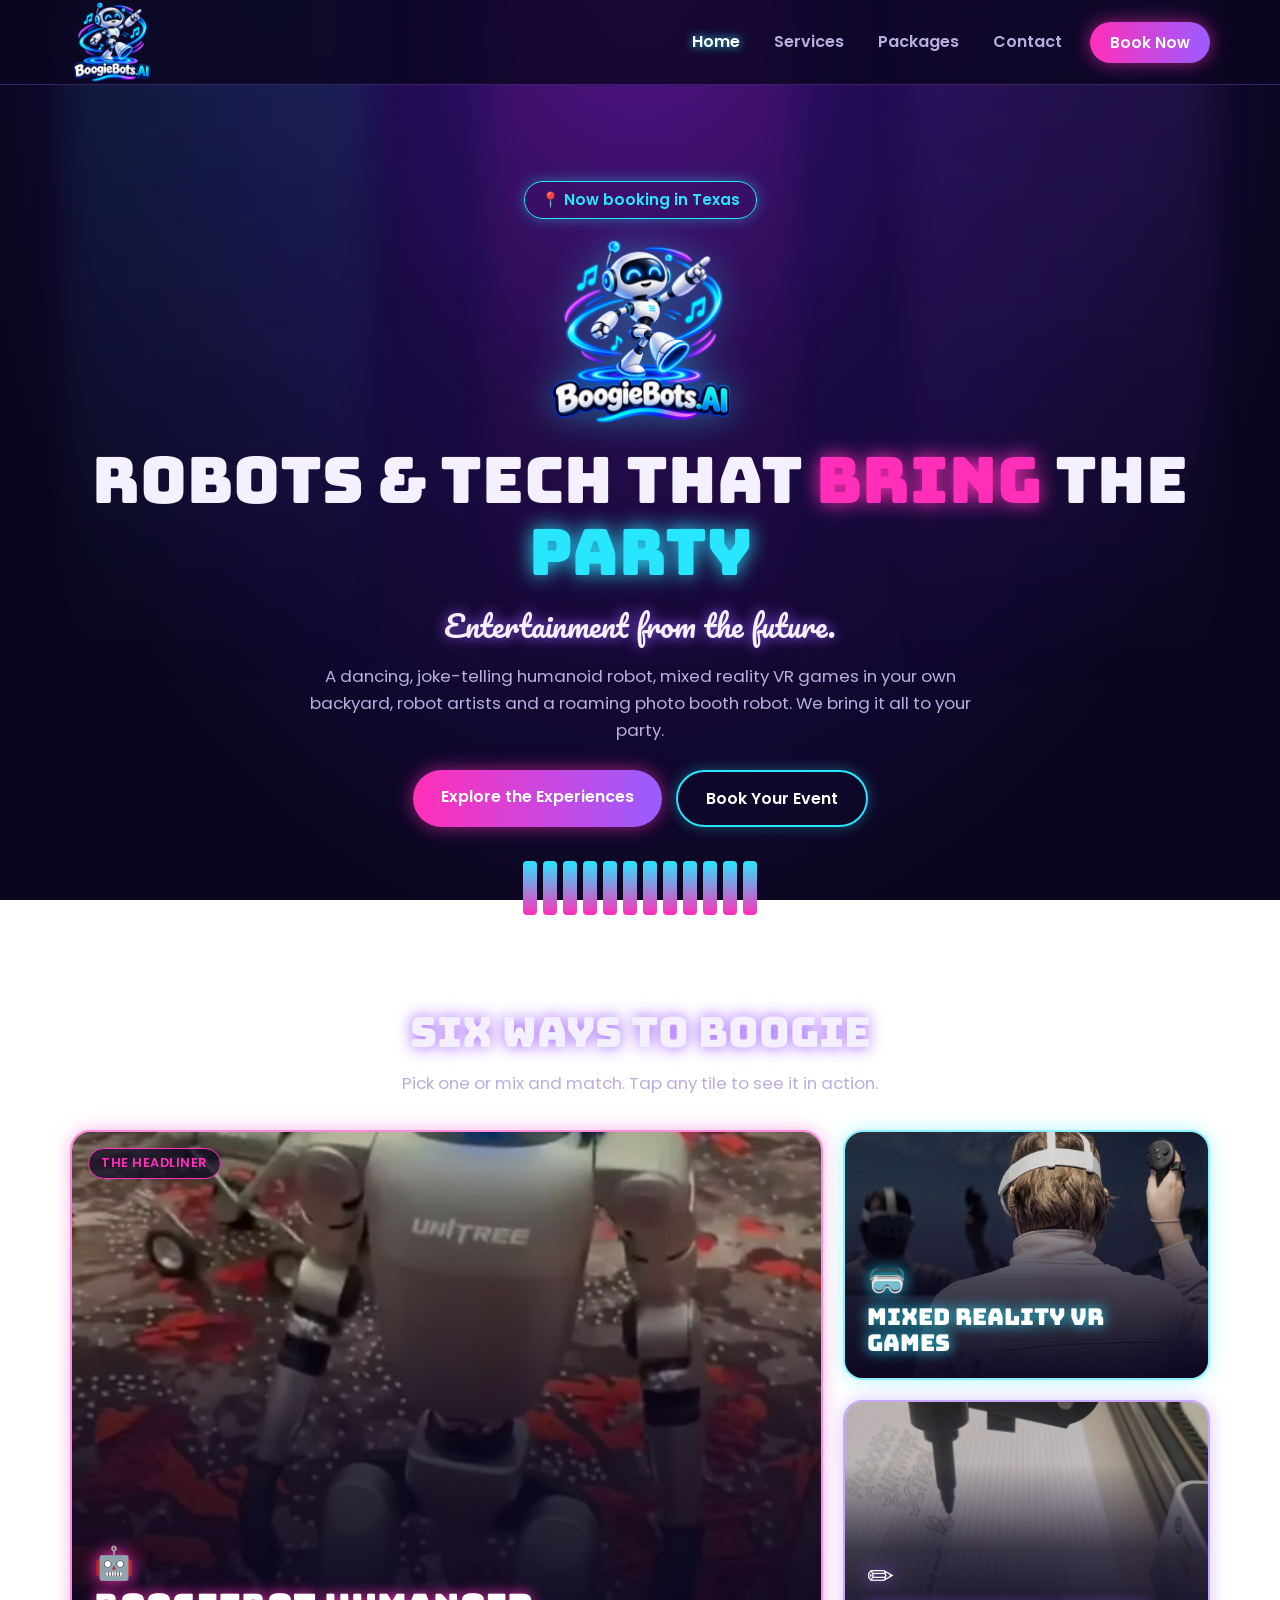
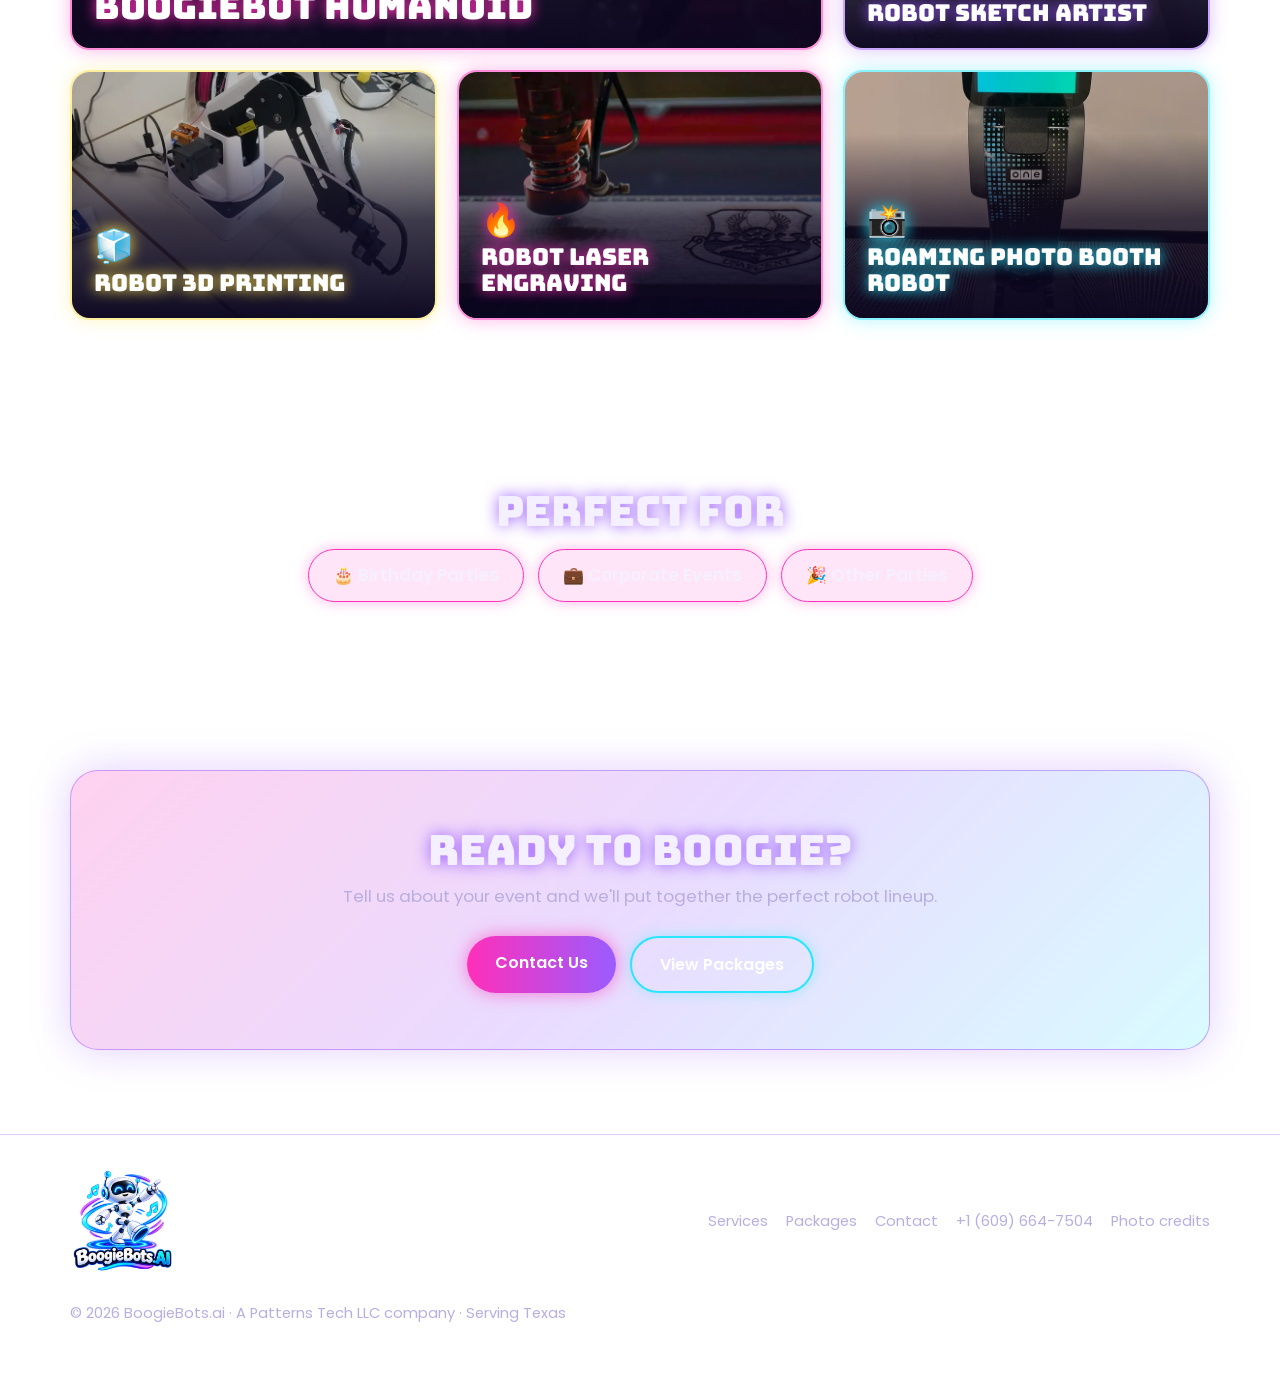
<file: index.html>
<!DOCTYPE html>
<html lang="en">
<head>
  <meta charset="utf-8">
  <meta name="viewport" content="width=device-width, initial-scale=1">
  <title>BoogieBots.ai | Robot &amp; Tech Entertainment for Parties in Texas</title>
  <meta name="description" content="BoogieBots brings robots and tech to your party: a dancing, comedy humanoid robot, mixed reality VR games, robot sketch artist, 3D printing, laser engraving and a roaming photo booth robot. Serving Texas.">
  <meta name="theme-color" content="#0b0620">
  <meta property="og:title" content="BoogieBots.ai | Robot &amp; Tech Party Entertainment">
  <meta property="og:description" content="Dancing humanoid robot, mixed reality VR, robot art and a roaming photo booth robot for parties and events in Texas.">
  <meta property="og:image" content="/assets/images/humanoid-2.webp">
  <link rel="preconnect" href="https://fonts.googleapis.com">
  <link rel="preconnect" href="https://fonts.gstatic.com" crossorigin>
  <link href="https://fonts.googleapis.com/css2?family=Bungee&family=Pacifico&family=Poppins:wght@400;600&display=swap" rel="stylesheet">
  <link rel="stylesheet" href="/css/styles.css">
  <link rel="icon" type="image/png" href="/assets/images/boogiebots-logo.png">
  <link rel="apple-touch-icon" href="/assets/images/boogiebots-logo.png">
</head>
<body>
  <div class="beams" aria-hidden="true"><span></span><span></span><span></span></div>

  <header class="topbar">
    <div class="wrap">
      <a class="logo" href="/" aria-label="BoogieBots.ai home"><img src="/assets/images/boogiebots-logo.png" alt="BoogieBots.ai"></a>
      <button class="menu-toggle" aria-label="Menu" aria-expanded="false" aria-controls="site-nav"><span></span></button>
      <nav class="nav" id="site-nav" aria-label="Main">
        <a href="/" aria-current="page">Home</a>
        <a href="/services.html">Services</a>
        <a href="/packages.html">Packages</a>
        <a href="/contact.html">Contact</a>
        <a class="btn btn-small" href="/contact.html">Book Now</a>
      </nav>
    </div>
  </header>

  <main>
    <section class="hero">
      <p class="badge">&#128205; Now booking in Texas</p>
      <img class="hero-logo" src="/assets/images/boogiebots-logo.png" alt="BoogieBots.ai dancing robot mascot" width="768" height="768">
      <h1>Robots &amp; Tech That <span class="glow-pink">Bring</span> the <span class="glow-cyan">Party</span></h1>
      <p class="script">Entertainment from the future.</p>
      <p class="sub">A dancing, joke-telling humanoid robot, mixed reality VR games in your own backyard, robot artists and a roaming photo booth robot. We bring it all to your party.</p>
      <div class="btn-row">
        <a class="btn" href="#experiences">Explore the Experiences</a>
        <a class="btn btn-ghost" href="/contact.html">Book Your Event</a>
      </div>
      <div class="eq" aria-hidden="true"><i></i><i></i><i></i><i></i><i></i><i></i><i></i><i></i><i></i><i></i><i></i><i></i></div>
    </section>

    <section class="section" id="experiences">
      <div class="wrap">
        <div class="section-head">
          <h2>Six Ways to Boogie</h2>
          <p class="sub">Pick one or mix and match. Tap any tile to see it in action.</p>
        </div>

        <div class="tiles">
          <a class="tile feature pink" href="/services.html#humanoid">
            <img src="/assets/images/humanoid-1.webp" alt="Unitree G1 humanoid robot at an event" loading="eager">
            <span class="tag">THE HEADLINER</span>
            <div class="icon" aria-hidden="true">&#129302;</div>
            <h3>BoogieBot Humanoid</h3>
            <div class="reveal"><div>
              <p>Our Unitree G1 humanoid robot dances, performs stand-up comedy and chats with your guests about whatever they love.</p>
              <span class="more">See details &rarr;</span>
            </div></div>
          </a>

          <a class="tile cyan" href="/services.html#vr">
            <img src="/assets/images/vr-1.webp" alt="Person playing a VR game with a headset and controller" loading="lazy">
            <div class="icon" aria-hidden="true">&#129405;</div>
            <h3>Mixed Reality VR Games</h3>
            <div class="reveal"><div>
              <p>We map your home or backyard so guests play mixed reality games right where the party is.</p>
              <span class="more">See details &rarr;</span>
            </div></div>
          </a>

          <a class="tile purple" href="/services.html#sketch">
            <img src="/assets/images/sketch-1.webp" alt="Robotic arm drawing with a pen" loading="lazy">
            <div class="icon" aria-hidden="true">&#9999;&#65039;</div>
            <h3>Robot Sketch Artist</h3>
            <div class="reveal"><div>
              <p>A robotic arm draws sketches live, giving guests a keepsake to take home.</p>
              <span class="more">See details &rarr;</span>
            </div></div>
          </a>

          <a class="tile yellow" href="/services.html#print">
            <img src="/assets/images/print-1.webp" alt="Robotic arm fitted with a 3D printing head" loading="lazy">
            <div class="icon" aria-hidden="true">&#129482;</div>
            <h3>Robot 3D Printing</h3>
            <div class="reveal"><div>
              <p>Watch a robot arm 3D-print fun party souvenirs layer by layer.</p>
              <span class="more">See details &rarr;</span>
            </div></div>
          </a>

          <a class="tile pink" href="/services.html#laser">
            <img src="/assets/images/laser-1.webp" alt="Laser engraving a design into wood" loading="lazy">
            <div class="icon" aria-hidden="true">&#128293;</div>
            <h3>Robot Laser Engraving</h3>
            <div class="reveal"><div>
              <p>Personalized names, dates and designs laser-engraved into party favors on the spot.</p>
              <span class="more">See details &rarr;</span>
            </div></div>
          </a>

          <a class="tile cyan" href="/services.html#photobooth">
            <img src="/assets/images/booth-1.webp" alt="Service robot with a touch screen" loading="lazy">
            <div class="icon" aria-hidden="true">&#128248;</div>
            <h3>Roaming Photo Booth Robot</h3>
            <div class="reveal"><div>
              <p>A friendly robot roams the party snapping photos of your guests.</p>
              <span class="more">See details &rarr;</span>
            </div></div>
          </a>
        </div>
      </div>
    </section>

    <section class="section" id="events">
      <div class="wrap" style="text-align:center">
        <h2>Perfect For</h2>
        <ul class="pills">
          <li>&#127874; Birthday Parties</li>
          <li>&#128188; Corporate Events</li>
          <li>&#127881; Other Parties</li>
        </ul>
      </div>
    </section>

    <section class="section">
      <div class="wrap">
        <div class="cta">
          <h2>Ready to Boogie?</h2>
          <p class="sub">Tell us about your event and we'll put together the perfect robot lineup.</p>
          <div class="btn-row">
            <a class="btn" href="/contact.html">Contact Us</a>
            <a class="btn btn-ghost" href="/packages.html">View Packages</a>
          </div>
        </div>
      </div>
    </section>
  </main>

  <footer>
    <div class="wrap">
      <a class="logo" href="/" aria-label="BoogieBots.ai home"><img src="/assets/images/boogiebots-logo.png" alt="BoogieBots.ai"></a>
      <nav aria-label="Footer">
        <a href="/services.html">Services</a>
        <a href="/packages.html">Packages</a>
        <a href="/contact.html">Contact</a>
        <a href="tel:+16096647504">+1 (609) 664-7504</a>
        <a href="/services.html#credits">Photo credits</a>
      </nav>
      <p>&copy; <span data-year>2026</span> BoogieBots.ai &middot; A Patterns Tech LLC company &middot; Serving Texas</p>
    </div>
  </footer>
  <script src="/js/main.js"></script>
</body>
</html>
</file>
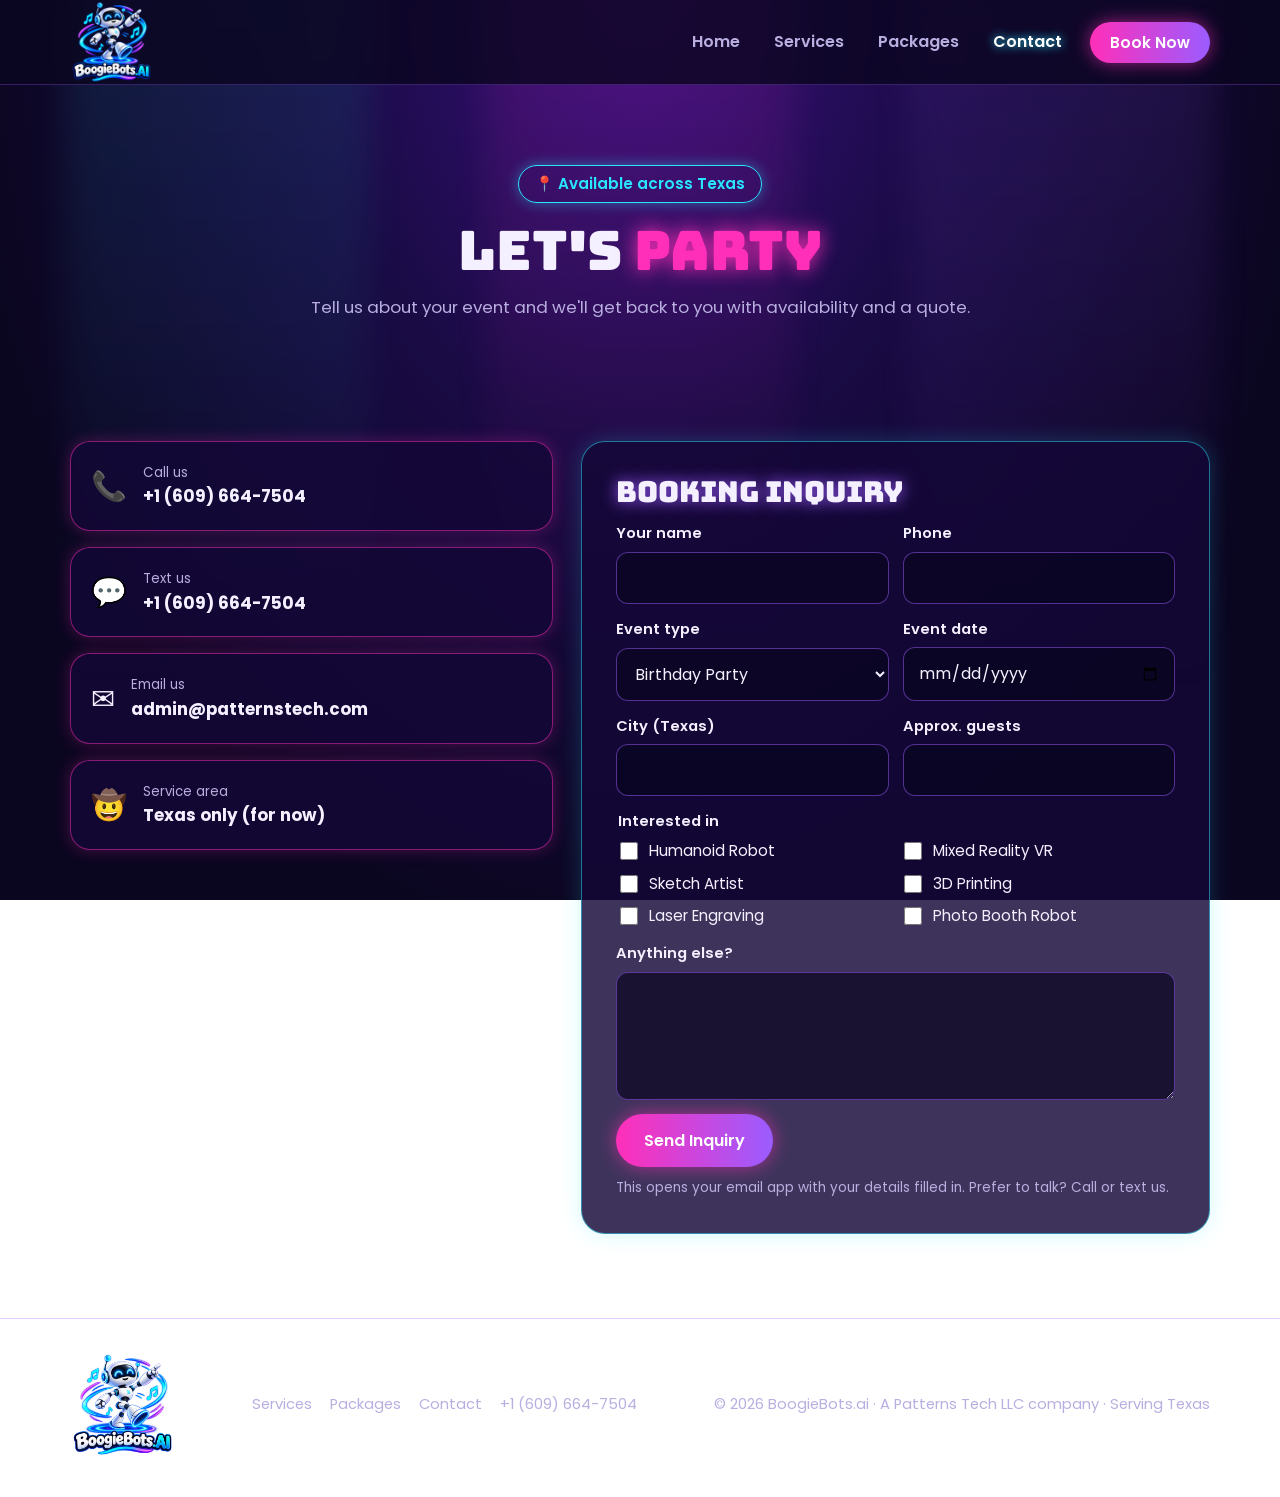
<file: contact.html>
<!DOCTYPE html>
<html lang="en">
<head>
  <meta charset="utf-8">
  <meta name="viewport" content="width=device-width, initial-scale=1">
  <title>Contact &amp; Booking | BoogieBots.ai</title>
  <meta name="description" content="Book BoogieBots robot and tech entertainment for birthday parties, corporate events and other parties in Texas. Call +1 (609) 664-7504 or email admin@patternstech.com.">
  <meta name="theme-color" content="#0b0620">
  <link rel="preconnect" href="https://fonts.googleapis.com">
  <link rel="preconnect" href="https://fonts.gstatic.com" crossorigin>
  <link href="https://fonts.googleapis.com/css2?family=Bungee&family=Pacifico&family=Poppins:wght@400;600&display=swap" rel="stylesheet">
  <link rel="stylesheet" href="/css/styles.css">
  <link rel="icon" type="image/png" href="/assets/images/boogiebots-logo.png">
  <link rel="apple-touch-icon" href="/assets/images/boogiebots-logo.png">
</head>
<body>
  <div class="beams" aria-hidden="true"><span></span><span></span><span></span></div>

  <header class="topbar">
    <div class="wrap">
      <a class="logo" href="/" aria-label="BoogieBots.ai home"><img src="/assets/images/boogiebots-logo.png" alt="BoogieBots.ai"></a>
      <button class="menu-toggle" aria-label="Menu" aria-expanded="false" aria-controls="site-nav"><span></span></button>
      <nav class="nav" id="site-nav" aria-label="Main">
        <a href="/">Home</a>
        <a href="/services.html">Services</a>
        <a href="/packages.html">Packages</a>
        <a href="/contact.html" aria-current="page">Contact</a>
        <a class="btn btn-small" href="/contact.html">Book Now</a>
      </nav>
    </div>
  </header>

  <main>
    <section class="page-hero">
      <p class="badge">&#128205; Available across Texas</p>
      <h1>Let's <span class="glow-pink">Party</span></h1>
      <p class="sub">Tell us about your event and we'll get back to you with availability and a quote.</p>
    </section>

    <section class="section">
      <div class="wrap contact-grid">
        <div class="contact-cards">
          <a class="contact-card" href="tel:+16096647504">
            <span class="icon" aria-hidden="true">&#128222;</span>
            <span><small>Call us</small><strong>+1 (609) 664-7504</strong></span>
          </a>
          <a class="contact-card" href="sms:+16096647504">
            <span class="icon" aria-hidden="true">&#128172;</span>
            <span><small>Text us</small><strong>+1 (609) 664-7504</strong></span>
          </a>
          <a class="contact-card" href="mailto:admin@patternstech.com?subject=BoogieBots%20Booking%20Inquiry">
            <span class="icon" aria-hidden="true">&#9993;&#65039;</span>
            <span><small>Email us</small><strong>admin@patternstech.com</strong></span>
          </a>
          <div class="contact-card">
            <span class="icon" aria-hidden="true">&#129312;</span>
            <span><small>Service area</small><strong>Texas only (for now)</strong></span>
          </div>
        </div>

        <form class="form" id="inquiry">
          <h2>Booking Inquiry</h2>
          <div class="form-row">
            <div class="field">
              <label for="f-name">Your name</label>
              <input id="f-name" name="name" type="text" autocomplete="name" required>
            </div>
            <div class="field">
              <label for="f-phone">Phone</label>
              <input id="f-phone" name="phone" type="tel" autocomplete="tel" required>
            </div>
          </div>
          <div class="form-row">
            <div class="field">
              <label for="f-type">Event type</label>
              <select id="f-type" name="eventType" required>
                <option>Birthday Party</option>
                <option>Corporate Event</option>
                <option>Other Party</option>
              </select>
            </div>
            <div class="field">
              <label for="f-date">Event date</label>
              <input id="f-date" name="date" type="date">
            </div>
          </div>
          <div class="form-row">
            <div class="field">
              <label for="f-city">City (Texas)</label>
              <input id="f-city" name="city" type="text" required>
            </div>
            <div class="field">
              <label for="f-guests">Approx. guests</label>
              <input id="f-guests" name="guests" type="number" min="1" inputmode="numeric">
            </div>
          </div>
          <fieldset class="field" style="border:0;padding:0;margin:0 0 14px">
            <legend>Interested in</legend>
            <div class="checks">
              <label><input type="checkbox" name="services" value="Humanoid Robot"> Humanoid Robot</label>
              <label><input type="checkbox" name="services" value="Mixed Reality VR"> Mixed Reality VR</label>
              <label><input type="checkbox" name="services" value="Robot Sketch Artist"> Sketch Artist</label>
              <label><input type="checkbox" name="services" value="Robot 3D Printing"> 3D Printing</label>
              <label><input type="checkbox" name="services" value="Robot Laser Engraving"> Laser Engraving</label>
              <label><input type="checkbox" name="services" value="Photo Booth Robot"> Photo Booth Robot</label>
            </div>
          </fieldset>
          <div class="field">
            <label for="f-msg">Anything else?</label>
            <textarea id="f-msg" name="message" rows="4"></textarea>
          </div>
          <button class="btn" type="submit">Send Inquiry</button>
          <p class="hint">This opens your email app with your details filled in. Prefer to talk? Call or text us.</p>
        </form>
      </div>
    </section>
  </main>

  <footer>
    <div class="wrap">
      <a class="logo" href="/" aria-label="BoogieBots.ai home"><img src="/assets/images/boogiebots-logo.png" alt="BoogieBots.ai"></a>
      <nav aria-label="Footer">
        <a href="/services.html">Services</a>
        <a href="/packages.html">Packages</a>
        <a href="/contact.html">Contact</a>
        <a href="tel:+16096647504">+1 (609) 664-7504</a>
      </nav>
      <p>&copy; <span data-year>2026</span> BoogieBots.ai &middot; A Patterns Tech LLC company &middot; Serving Texas</p>
    </div>
  </footer>
  <script src="/js/main.js"></script>
</body>
</html>
</file>
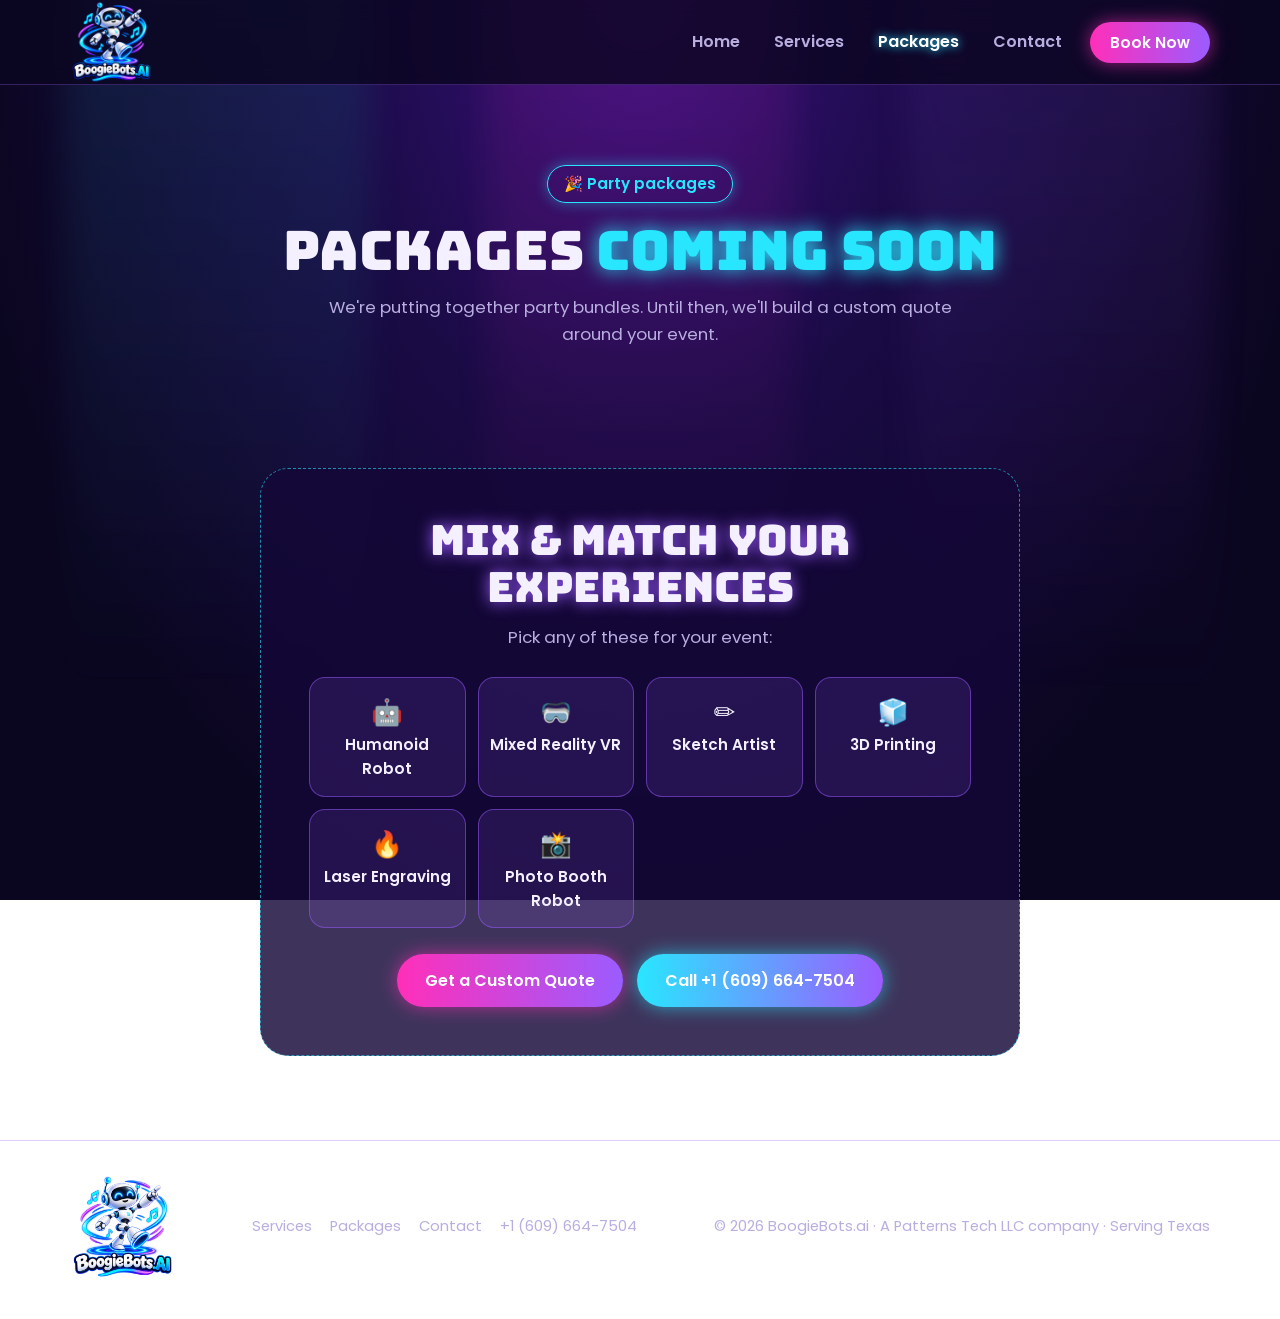
<file: packages.html>
<!DOCTYPE html>
<html lang="en">
<head>
  <meta charset="utf-8">
  <meta name="viewport" content="width=device-width, initial-scale=1">
  <title>Packages | BoogieBots.ai</title>
  <meta name="description" content="BoogieBots party and event packages are coming soon. Contact us for a custom quote anywhere in Texas.">
  <meta name="theme-color" content="#0b0620">
  <link rel="preconnect" href="https://fonts.googleapis.com">
  <link rel="preconnect" href="https://fonts.gstatic.com" crossorigin>
  <link href="https://fonts.googleapis.com/css2?family=Bungee&family=Pacifico&family=Poppins:wght@400;600&display=swap" rel="stylesheet">
  <link rel="stylesheet" href="/css/styles.css">
  <link rel="icon" type="image/png" href="/assets/images/boogiebots-logo.png">
  <link rel="apple-touch-icon" href="/assets/images/boogiebots-logo.png">
</head>
<body>
  <div class="beams" aria-hidden="true"><span></span><span></span><span></span></div>

  <header class="topbar">
    <div class="wrap">
      <a class="logo" href="/" aria-label="BoogieBots.ai home"><img src="/assets/images/boogiebots-logo.png" alt="BoogieBots.ai"></a>
      <button class="menu-toggle" aria-label="Menu" aria-expanded="false" aria-controls="site-nav"><span></span></button>
      <nav class="nav" id="site-nav" aria-label="Main">
        <a href="/">Home</a>
        <a href="/services.html">Services</a>
        <a href="/packages.html" aria-current="page">Packages</a>
        <a href="/contact.html">Contact</a>
        <a class="btn btn-small" href="/contact.html">Book Now</a>
      </nav>
    </div>
  </header>

  <main>
    <section class="page-hero">
      <p class="badge">&#127881; Party packages</p>
      <h1>Packages <span class="glow-cyan">Coming Soon</span></h1>
      <p class="sub">We're putting together party bundles. Until then, we'll build a custom quote around your event.</p>
    </section>

    <section class="section">
      <div class="wrap">
        <div class="coming">
          <h2>Mix &amp; Match Your Experiences</h2>
          <p class="sub">Pick any of these for your event:</p>
          <div class="mini-grid">
            <a href="/services.html#humanoid"><span>&#129302;</span>Humanoid Robot</a>
            <a href="/services.html#vr"><span>&#129405;</span>Mixed Reality VR</a>
            <a href="/services.html#sketch"><span>&#9999;&#65039;</span>Sketch Artist</a>
            <a href="/services.html#print"><span>&#129482;</span>3D Printing</a>
            <a href="/services.html#laser"><span>&#128293;</span>Laser Engraving</a>
            <a href="/services.html#photobooth"><span>&#128248;</span>Photo Booth Robot</a>
          </div>
          <div class="btn-row">
            <a class="btn" href="/contact.html">Get a Custom Quote</a>
            <a class="btn btn-alt" href="tel:+16096647504">Call +1 (609) 664-7504</a>
          </div>
        </div>
      </div>
    </section>
  </main>

  <footer>
    <div class="wrap">
      <a class="logo" href="/" aria-label="BoogieBots.ai home"><img src="/assets/images/boogiebots-logo.png" alt="BoogieBots.ai"></a>
      <nav aria-label="Footer">
        <a href="/services.html">Services</a>
        <a href="/packages.html">Packages</a>
        <a href="/contact.html">Contact</a>
        <a href="tel:+16096647504">+1 (609) 664-7504</a>
      </nav>
      <p>&copy; <span data-year>2026</span> BoogieBots.ai &middot; A Patterns Tech LLC company &middot; Serving Texas</p>
    </div>
  </footer>
  <script src="/js/main.js"></script>
</body>
</html>
</file>
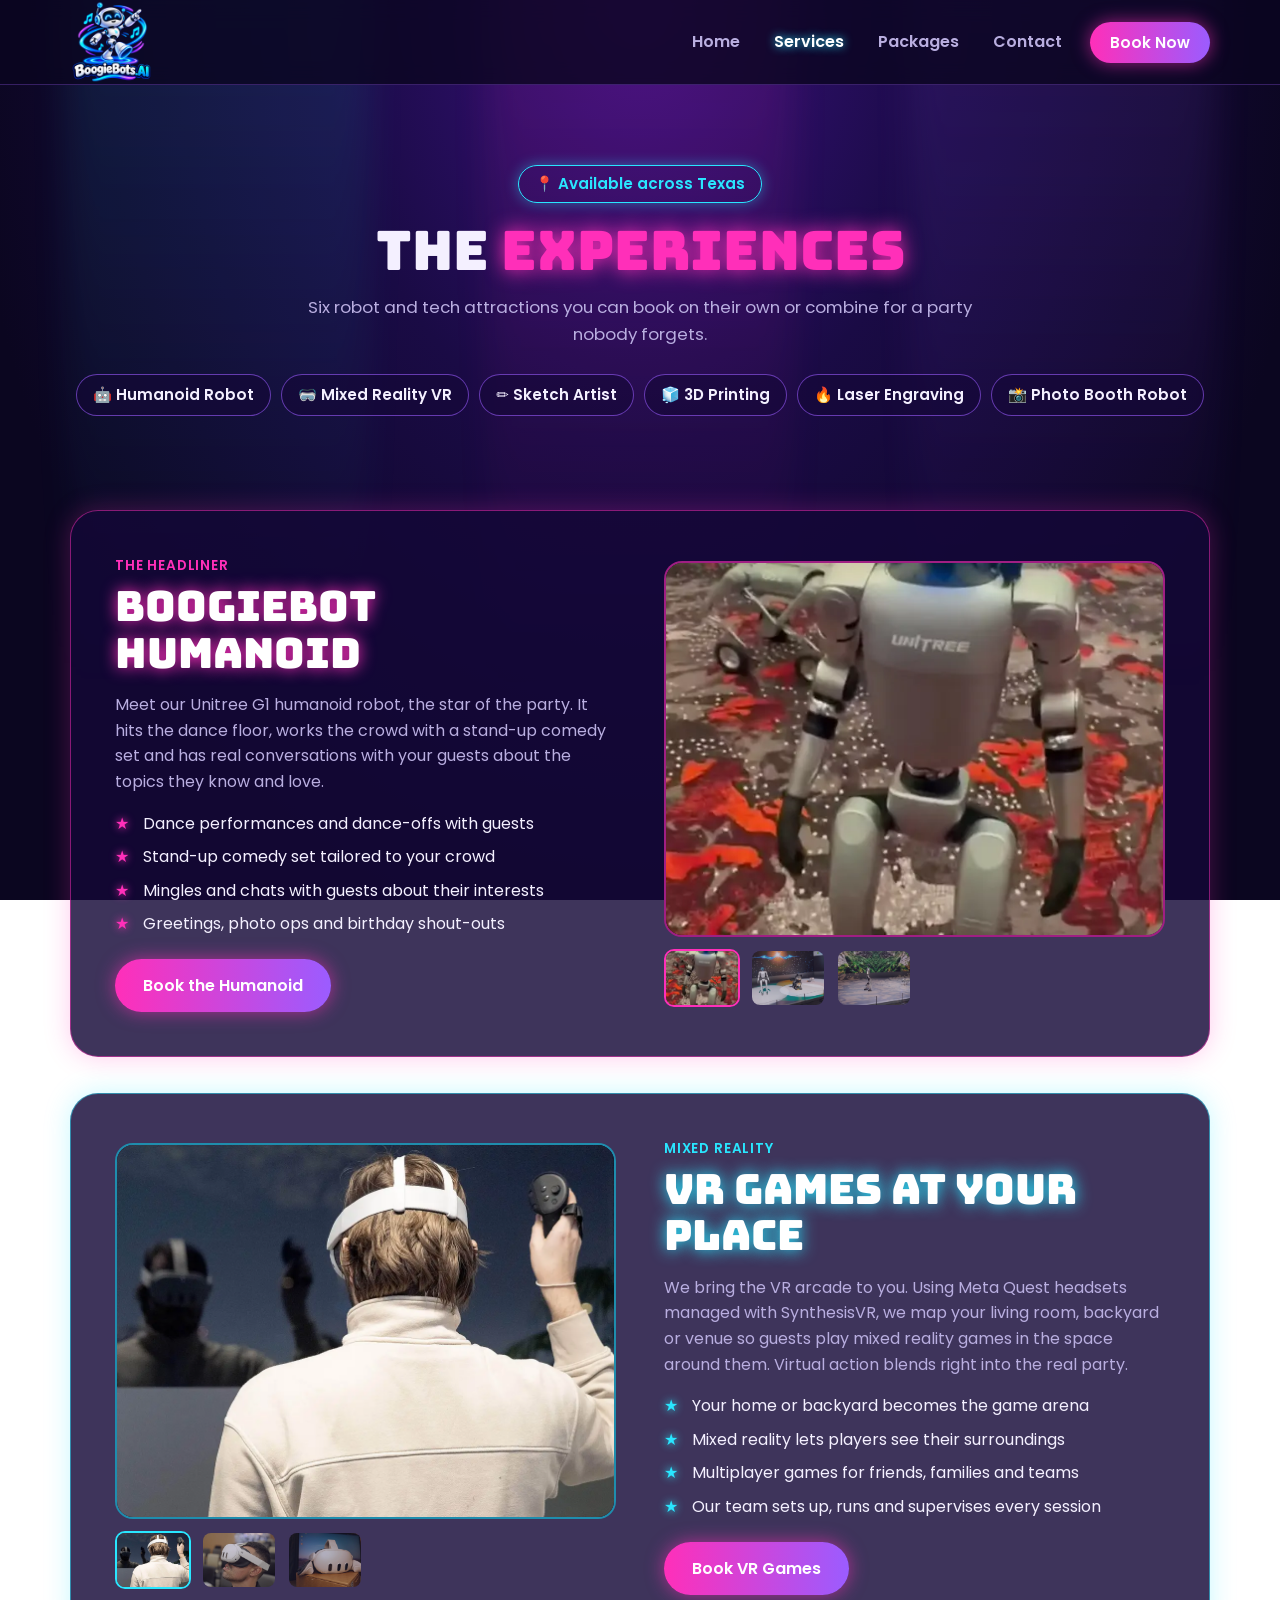
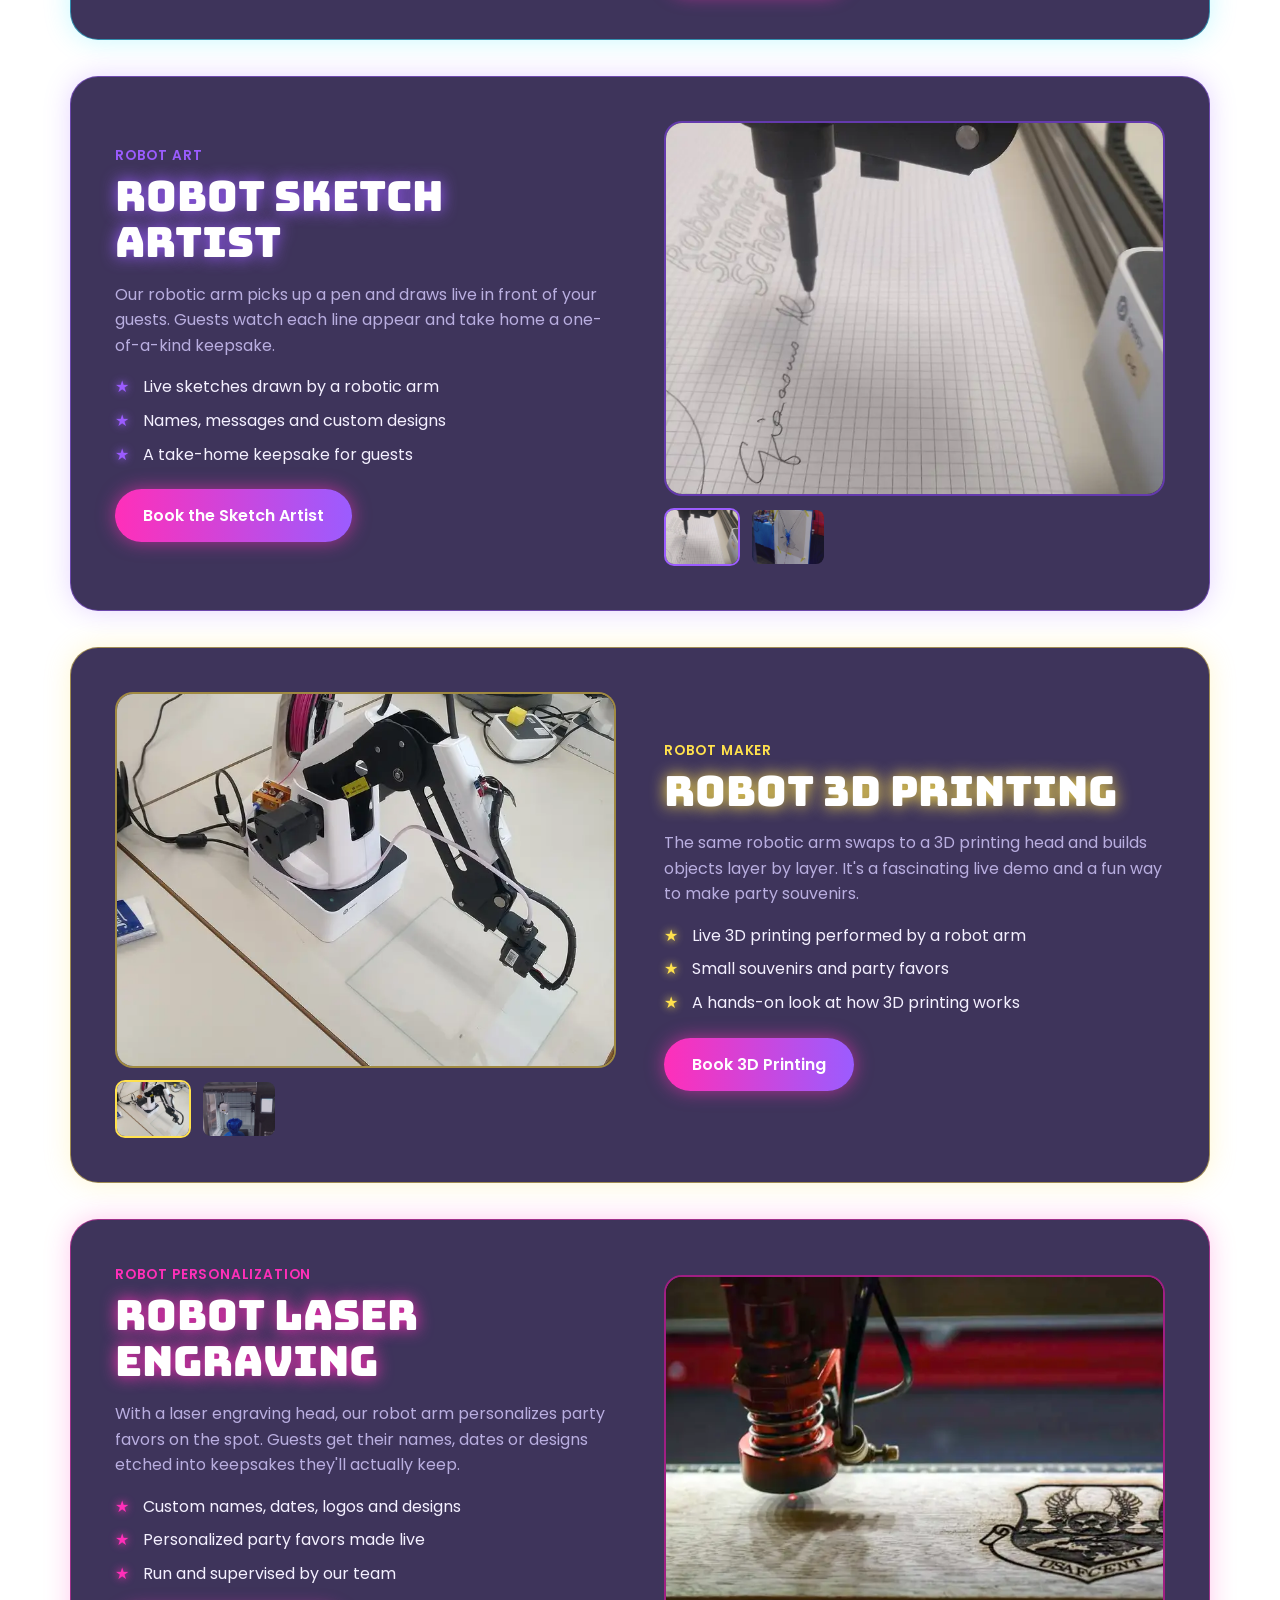
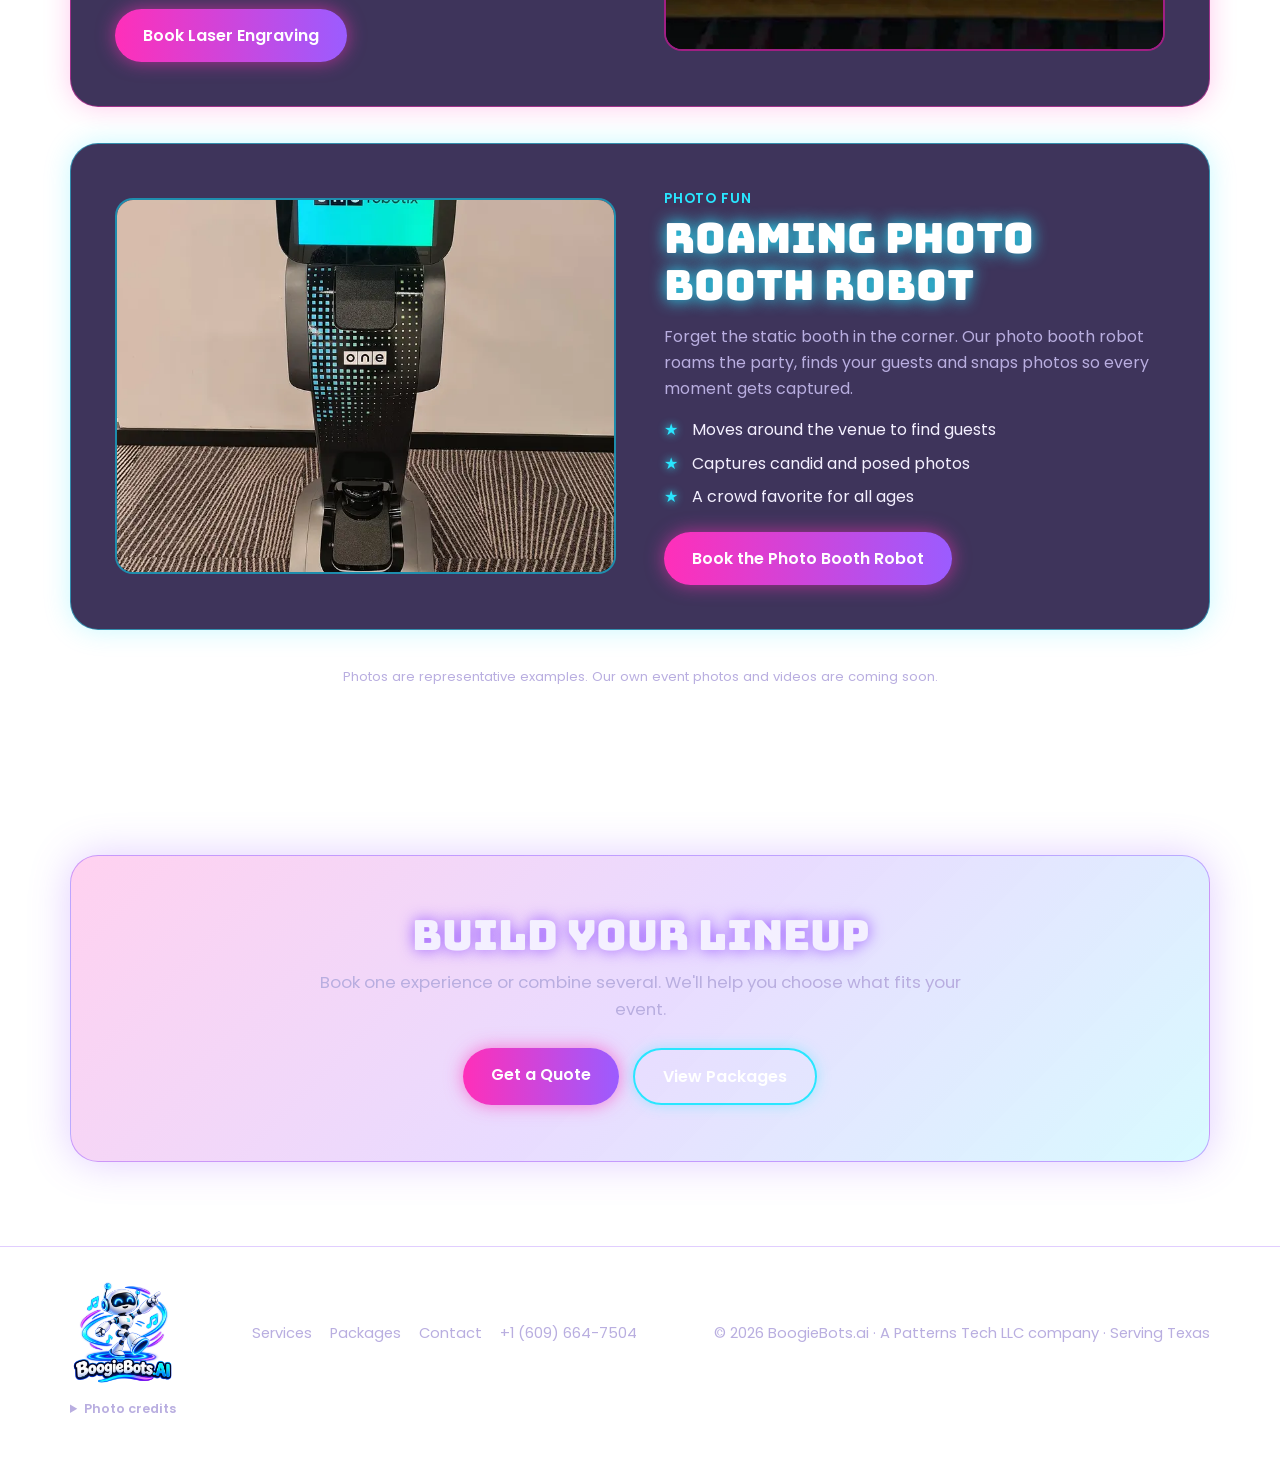
<file: services.html>
<!DOCTYPE html>
<html lang="en">
<head>
  <meta charset="utf-8">
  <meta name="viewport" content="width=device-width, initial-scale=1">
  <title>Services | BoogieBots.ai</title>
  <meta name="description" content="See BoogieBots' six robot and tech experiences: humanoid robot shows, mixed reality VR games, robot sketch artist, robot 3D printing, laser engraving and a roaming photo booth robot.">
  <meta name="theme-color" content="#0b0620">
  <link rel="preconnect" href="https://fonts.googleapis.com">
  <link rel="preconnect" href="https://fonts.gstatic.com" crossorigin>
  <link href="https://fonts.googleapis.com/css2?family=Bungee&family=Pacifico&family=Poppins:wght@400;600&display=swap" rel="stylesheet">
  <link rel="stylesheet" href="/css/styles.css">
  <link rel="icon" type="image/png" href="/assets/images/boogiebots-logo.png">
  <link rel="apple-touch-icon" href="/assets/images/boogiebots-logo.png">
</head>
<body>
  <div class="beams" aria-hidden="true"><span></span><span></span><span></span></div>

  <header class="topbar">
    <div class="wrap">
      <a class="logo" href="/" aria-label="BoogieBots.ai home"><img src="/assets/images/boogiebots-logo.png" alt="BoogieBots.ai"></a>
      <button class="menu-toggle" aria-label="Menu" aria-expanded="false" aria-controls="site-nav"><span></span></button>
      <nav class="nav" id="site-nav" aria-label="Main">
        <a href="/">Home</a>
        <a href="/services.html" aria-current="page">Services</a>
        <a href="/packages.html">Packages</a>
        <a href="/contact.html">Contact</a>
        <a class="btn btn-small" href="/contact.html">Book Now</a>
      </nav>
    </div>
  </header>

  <main>
    <section class="page-hero">
      <p class="badge">&#128205; Available across Texas</p>
      <h1>The <span class="glow-pink">Experiences</span></h1>
      <p class="sub">Six robot and tech attractions you can book on their own or combine for a party nobody forgets.</p>
      <nav class="chips" aria-label="Jump to a service">
        <a href="#humanoid">&#129302; Humanoid Robot</a>
        <a href="#vr">&#129405; Mixed Reality VR</a>
        <a href="#sketch">&#9999;&#65039; Sketch Artist</a>
        <a href="#print">&#129482; 3D Printing</a>
        <a href="#laser">&#128293; Laser Engraving</a>
        <a href="#photobooth">&#128248; Photo Booth Robot</a>
      </nav>
    </section>

    <!--
      To add your own video to any service, replace the <img> inside .gallery-main with:
      <video src="/assets/videos/FILE.mp4" poster="/assets/images/FILE.webp" controls playsinline preload="none"></video>
      Add more photos by adding another <button> with an <img> inside .thumbs.
    -->
    <div class="section">
      <div class="wrap">

        <article class="service pink" id="humanoid">
          <div class="service-text">
            <p class="kicker">The Headliner</p>
            <h2>BoogieBot Humanoid</h2>
            <p>Meet our Unitree G1 humanoid robot, the star of the party. It hits the dance floor, works the crowd with a stand-up comedy set and has real conversations with your guests about the topics they know and love.</p>
            <ul>
              <li>Dance performances and dance-offs with guests</li>
              <li>Stand-up comedy set tailored to your crowd</li>
              <li>Mingles and chats with guests about their interests</li>
              <li>Greetings, photo ops and birthday shout-outs</li>
            </ul>
            <a class="btn" href="/contact.html?service=Humanoid%20Robot">Book the Humanoid</a>
          </div>
          <div class="service-media">
            <div class="gallery-main"><img src="/assets/images/humanoid-1.webp" alt="Unitree G1 humanoid robot at an event"></div>
            <div class="thumbs">
              <button type="button" aria-pressed="true" aria-label="Show photo 1"><img src="/assets/images/humanoid-1.webp" alt="Unitree G1 humanoid robot at an event" loading="lazy"></button>
              <button type="button" aria-pressed="false" aria-label="Show photo 2"><img src="/assets/images/humanoid-2.webp" alt="Humanoid robot on stage under spotlights" loading="lazy"></button>
              <button type="button" aria-pressed="false" aria-label="Show photo 3"><img src="/assets/images/humanoid-3.webp" alt="Unitree G1 humanoid robot walking on stage" loading="lazy"></button>
            </div>
          </div>
        </article>

        <article class="service cyan" id="vr">
          <div class="service-text">
            <p class="kicker">Mixed Reality</p>
            <h2>VR Games at Your Place</h2>
            <p>We bring the VR arcade to you. Using Meta Quest headsets managed with SynthesisVR, we map your living room, backyard or venue so guests play mixed reality games in the space around them. Virtual action blends right into the real party.</p>
            <ul>
              <li>Your home or backyard becomes the game arena</li>
              <li>Mixed reality lets players see their surroundings</li>
              <li>Multiplayer games for friends, families and teams</li>
              <li>Our team sets up, runs and supervises every session</li>
            </ul>
            <a class="btn" href="/contact.html?service=Mixed%20Reality%20VR">Book VR Games</a>
          </div>
          <div class="service-media">
            <div class="gallery-main"><img src="/assets/images/vr-1.webp" alt="Person playing a VR game with a headset and controller" loading="lazy"></div>
            <div class="thumbs">
              <button type="button" aria-pressed="true" aria-label="Show photo 1"><img src="/assets/images/vr-1.webp" alt="Person playing a VR game with a headset and controller" loading="lazy"></button>
              <button type="button" aria-pressed="false" aria-label="Show photo 2"><img src="/assets/images/vr-2.webp" alt="Man wearing a Meta Quest 3 headset" loading="lazy"></button>
              <button type="button" aria-pressed="false" aria-label="Show photo 3"><img src="/assets/images/vr-3.webp" alt="Meta Quest 3 headset and controllers" loading="lazy"></button>
            </div>
          </div>
        </article>

        <article class="service purple" id="sketch">
          <div class="service-text">
            <p class="kicker">Robot Art</p>
            <h2>Robot Sketch Artist</h2>
            <p>Our robotic arm picks up a pen and draws live in front of your guests. Guests watch each line appear and take home a one-of-a-kind keepsake.</p>
            <ul>
              <li>Live sketches drawn by a robotic arm</li>
              <li>Names, messages and custom designs</li>
              <li>A take-home keepsake for guests</li>
            </ul>
            <a class="btn" href="/contact.html?service=Robot%20Sketch%20Artist">Book the Sketch Artist</a>
          </div>
          <div class="service-media">
            <div class="gallery-main"><img src="/assets/images/sketch-1.webp" alt="Robotic arm drawing with a pen" loading="lazy"></div>
            <div class="thumbs">
              <button type="button" aria-pressed="true" aria-label="Show photo 1"><img src="/assets/images/sketch-1.webp" alt="Robotic arm drawing with a pen" loading="lazy"></button>
              <button type="button" aria-pressed="false" aria-label="Show photo 2"><img src="/assets/images/sketch-2.webp" alt="Drawing robot sketching a picture" loading="lazy"></button>
            </div>
          </div>
        </article>

        <article class="service yellow" id="print">
          <div class="service-text">
            <p class="kicker">Robot Maker</p>
            <h2>Robot 3D Printing</h2>
            <p>The same robotic arm swaps to a 3D printing head and builds objects layer by layer. It's a fascinating live demo and a fun way to make party souvenirs.</p>
            <ul>
              <li>Live 3D printing performed by a robot arm</li>
              <li>Small souvenirs and party favors</li>
              <li>A hands-on look at how 3D printing works</li>
            </ul>
            <a class="btn" href="/contact.html?service=Robot%203D%20Printing">Book 3D Printing</a>
          </div>
          <div class="service-media">
            <div class="gallery-main"><img src="/assets/images/print-1.webp" alt="Robotic arm fitted with a 3D printing head" loading="lazy"></div>
            <div class="thumbs">
              <button type="button" aria-pressed="true" aria-label="Show photo 1"><img src="/assets/images/print-1.webp" alt="Robotic arm fitted with a 3D printing head" loading="lazy"></button>
              <button type="button" aria-pressed="false" aria-label="Show photo 2"><img src="/assets/images/print-2.webp" alt="3D printer with printed models" loading="lazy"></button>
            </div>
          </div>
        </article>

        <article class="service pink" id="laser">
          <div class="service-text">
            <p class="kicker">Robot Personalization</p>
            <h2>Robot Laser Engraving</h2>
            <p>With a laser engraving head, our robot arm personalizes party favors on the spot. Guests get their names, dates or designs etched into keepsakes they'll actually keep.</p>
            <ul>
              <li>Custom names, dates, logos and designs</li>
              <li>Personalized party favors made live</li>
              <li>Run and supervised by our team</li>
            </ul>
            <a class="btn" href="/contact.html?service=Robot%20Laser%20Engraving">Book Laser Engraving</a>
          </div>
          <div class="service-media">
            <div class="gallery-main"><img src="/assets/images/laser-1.webp" alt="Laser engraving a design into wood" loading="lazy"></div>
          </div>
        </article>

        <article class="service cyan" id="photobooth">
          <div class="service-text">
            <p class="kicker">Photo Fun</p>
            <h2>Roaming Photo Booth Robot</h2>
            <p>Forget the static booth in the corner. Our photo booth robot roams the party, finds your guests and snaps photos so every moment gets captured.</p>
            <ul>
              <li>Moves around the venue to find guests</li>
              <li>Captures candid and posed photos</li>
              <li>A crowd favorite for all ages</li>
            </ul>
            <a class="btn" href="/contact.html?service=Photo%20Booth%20Robot">Book the Photo Booth Robot</a>
          </div>
          <div class="service-media">
            <div class="gallery-main"><img src="/assets/images/booth-1.webp" alt="Service robot with a touch screen" loading="lazy"></div>
          </div>
        </article>

        <p class="media-note" style="text-align:center">Photos are representative examples. Our own event photos and videos are coming soon.</p>
      </div>
    </div>

    <section class="section">
      <div class="wrap">
        <div class="cta">
          <h2>Build Your Lineup</h2>
          <p class="sub">Book one experience or combine several. We'll help you choose what fits your event.</p>
          <div class="btn-row">
            <a class="btn" href="/contact.html">Get a Quote</a>
            <a class="btn btn-ghost" href="/packages.html">View Packages</a>
          </div>
        </div>
      </div>
    </section>
  </main>

  <footer>
    <div class="wrap">
      <a class="logo" href="/" aria-label="BoogieBots.ai home"><img src="/assets/images/boogiebots-logo.png" alt="BoogieBots.ai"></a>
      <nav aria-label="Footer">
        <a href="/services.html">Services</a>
        <a href="/packages.html">Packages</a>
        <a href="/contact.html">Contact</a>
        <a href="tel:+16096647504">+1 (609) 664-7504</a>
      </nav>
      <p>&copy; <span data-year>2026</span> BoogieBots.ai &middot; A Patterns Tech LLC company &middot; Serving Texas</p>
      <details class="credits" id="credits">
        <summary>Photo credits</summary>
        <p>Photos from Wikimedia Commons, used under their listed licenses. Images are resized and compressed.</p>
        <ul>
          <li><a href="https://commons.wikimedia.org/wiki/File:Unitree_G1.jpg">Unitree G1</a> by Sayanesy, CC0</li>
          <li><a href="https://commons.wikimedia.org/wiki/File:Japan-Mobility-Show-2025-RuinDig_0567.jpg">Japan Mobility Show 2025 (0567)</a> and <a href="https://commons.wikimedia.org/wiki/File:Japan-Mobility-Show-2025-RuinDig_0542.jpg">(0542)</a> by RuinDig/Yuki Uchida, <a href="https://creativecommons.org/licenses/by/4.0/">CC BY 4.0</a></li>
          <li><a href="https://commons.wikimedia.org/wiki/File:InclusiveGameLab_Person-Playing-Virtual-Reality_10_CC-BY-SA.jpg">Person Playing Virtual Reality 10</a> by InclusiveGameLab, <a href="https://creativecommons.org/licenses/by-sa/4.0/">CC BY-SA 4.0</a></li>
          <li><a href="https://commons.wikimedia.org/wiki/File:Man_wearing_Oculus_Meta_Quest_3.jpg">Man wearing Oculus Meta Quest 3</a> by Assembleia Legislativa do Paran&aacute;, public domain</li>
          <li><a href="https://commons.wikimedia.org/wiki/File:Meta_Quest_3_front_View.jpg">Meta Quest 3 front view</a> by Roy.wonder.cohen, <a href="https://creativecommons.org/licenses/by-sa/4.0/">CC BY-SA 4.0</a></li>
          <li><a href="https://commons.wikimedia.org/wiki/File:Dobot_Magician_with_pen_as_end-effector.jpg">Dobot Magician with pen</a> and <a href="https://commons.wikimedia.org/wiki/File:Dobot_Magician_with_3D_printer_as_end-effector.jpg">with 3D printer</a> by Giacomo Alessandroni, <a href="https://creativecommons.org/licenses/by-sa/4.0/">CC BY-SA 4.0</a></li>
          <li><a href="https://commons.wikimedia.org/wiki/File:Drawing_robot_1.jpg">Drawing robot 1</a> by Stilfehler, <a href="https://creativecommons.org/licenses/by-sa/4.0/">CC BY-SA 4.0</a></li>
          <li><a href="https://commons.wikimedia.org/wiki/File:3D_Printing.jpg">3D Printing</a> by MukhtaromST, CC0</li>
          <li><a href="https://commons.wikimedia.org/wiki/File:Laser_engraved_wood.webp">Laser engraved wood</a> by Wikideas1, CC0</li>
          <li><a href="https://commons.wikimedia.org/wiki/File:Robot_temi_v3_with_smiling_faces_221122.jpg">Robot temi v3</a> by Tzipi.b, <a href="https://creativecommons.org/licenses/by-sa/4.0/">CC BY-SA 4.0</a></li>
        </ul>
      </details>
    </div>
  </footer>
  <script src="/js/main.js"></script>
</body>
</html>
</file>
<file: css/styles.css>
:root {
  --bg: #0b0620;
  --bg2: #1a0b45;
  --panel: rgba(20, 8, 55, .82);
  --pink: #ff2fb9;
  --cyan: #29e6ff;
  --purple: #9b5cff;
  --yellow: #ffe14d;
  --text: #f4f0ff;
  --muted: #b9aee0;
  --radius: 20px;
  --max: 1180px;
}
* { box-sizing: border-box; }
html { scroll-behavior: smooth; scroll-padding-top: 80px; }
body {
  margin: 0;
  font-family: "Poppins", system-ui, sans-serif;
  color: var(--text);
  background: radial-gradient(ellipse at 50% 0%, #3a1180 0%, var(--bg2) 35%, var(--bg) 75%) fixed;
  line-height: 1.6;
  overflow-x: hidden;
}
img { max-width: 100%; display: block; }
a { color: inherit; }
[hidden] { display: none !important; }
.wrap { max-width: var(--max); margin: 0 auto; padding: 0 20px; }
.sr-only { position: absolute; width: 1px; height: 1px; overflow: hidden; clip: rect(0 0 0 0); white-space: nowrap; }

/* Stage-light beams */
.beams { position: fixed; inset: 0; pointer-events: none; z-index: 0; overflow: hidden; }
.beams span {
  position: absolute; top: -20%; width: 24vw; height: 140%;
  background: linear-gradient(180deg, rgba(41,230,255,.22), transparent 70%);
  filter: blur(18px); transform-origin: top center; opacity: .55;
  animation: sweep 7s ease-in-out infinite alternate;
}
.beams span:nth-child(1) { left: 5%; }
.beams span:nth-child(2) { left: 38%; background: linear-gradient(180deg, rgba(255,47,185,.25), transparent 70%); animation-delay: -2s; }
.beams span:nth-child(3) { right: 5%; background: linear-gradient(180deg, rgba(155,92,255,.28), transparent 70%); animation-delay: -4s; }
@keyframes sweep { from { transform: rotate(-18deg); } to { transform: rotate(18deg); } }
main, footer { position: relative; z-index: 1; }

/* Header / nav */
.topbar {
  position: sticky; top: 0; z-index: 20;
  background: rgba(11, 6, 32, .8); backdrop-filter: blur(10px);
  border-bottom: 1px solid rgba(155, 92, 255, .3);
}
.topbar .wrap { display: flex; align-items: center; justify-content: space-between; gap: 16px; min-height: 84px; }
.logo { display: inline-flex; align-items: center; flex: 0 0 auto; text-decoration: none; }
.logo img { width: 82px; height: 82px; object-fit: contain; }
.nav { display: flex; align-items: center; gap: 6px; }
.nav a:not(.btn) {
  text-decoration: none; font-weight: 600; padding: 8px 14px; border-radius: 999px; color: var(--muted);
  transition: color .2s, background .2s;
}
.nav a:not(.btn):hover, .nav a:not(.btn):focus-visible { color: #fff; background: rgba(155, 92, 255, .2); }
.nav a[aria-current="page"] { color: #fff; text-shadow: 0 0 10px var(--cyan); }
.nav .btn { margin-left: 8px; }
.menu-toggle {
  display: none; background: none; border: 1px solid rgba(155, 92, 255, .6); border-radius: 12px;
  width: 46px; height: 42px; cursor: pointer; padding: 0; color: #fff;
}
.menu-toggle span, .menu-toggle span::before, .menu-toggle span::after {
  display: block; width: 22px; height: 2px; background: currentColor; margin: 0 auto; position: relative; transition: transform .25s, background .25s;
}
.menu-toggle span::before, .menu-toggle span::after { content: ""; position: absolute; left: 0; }
.menu-toggle span::before { top: -7px; }
.menu-toggle span::after { top: 7px; }
.menu-open .menu-toggle span { background: transparent; }
.menu-open .menu-toggle span::before { transform: translateY(7px) rotate(45deg); }
.menu-open .menu-toggle span::after { transform: translateY(-7px) rotate(-45deg); }

/* Buttons */
.btn {
  display: inline-block; padding: 14px 28px; border-radius: 999px; text-decoration: none; border: 0; cursor: pointer;
  font: 600 1rem "Poppins", sans-serif; color: #fff; text-align: center;
  background: linear-gradient(90deg, var(--pink), var(--purple));
  box-shadow: 0 0 18px rgba(255, 47, 185, .6);
  transition: transform .2s, box-shadow .2s;
}
.btn:hover, .btn:focus-visible { transform: translateY(-2px) scale(1.03); box-shadow: 0 0 30px rgba(255, 47, 185, .9); }
.btn-alt { background: linear-gradient(90deg, var(--cyan), var(--purple)); box-shadow: 0 0 18px rgba(41, 230, 255, .6); }
.btn-alt:hover, .btn-alt:focus-visible { box-shadow: 0 0 30px rgba(41, 230, 255, .9); }
.btn-ghost { background: transparent; border: 2px solid var(--cyan); box-shadow: 0 0 14px rgba(41, 230, 255, .35); }
.btn-small { padding: 9px 20px; font-size: .95rem; }
.btn-row { display: flex; flex-wrap: wrap; gap: 14px; justify-content: center; }

/* Typography */
h1, h2, h3 { font-family: "Bungee", sans-serif; font-weight: 400; line-height: 1.12; }
h1 { font-size: clamp(2rem, 6.5vw, 4rem); margin: 0 0 12px; text-transform: uppercase; }
h2 { font-size: clamp(1.6rem, 4.5vw, 2.6rem); margin: 0 0 14px; text-shadow: 0 0 16px var(--purple); }
.glow-pink { color: var(--pink); text-shadow: 0 0 20px var(--pink); }
.glow-cyan { color: var(--cyan); text-shadow: 0 0 20px var(--cyan); }
.script { font-family: "Pacifico", cursive; font-size: clamp(1.25rem, 3.6vw, 1.9rem); margin: 0 0 14px; text-shadow: 0 0 14px var(--purple); }
.sub { color: var(--muted); max-width: 680px; margin: 0 auto 26px; font-size: 1.05rem; }
.badge {
  display: inline-block; margin: 0 0 18px; padding: 6px 16px; border-radius: 999px;
  border: 1px solid var(--cyan); color: var(--cyan); font-weight: 600; font-size: .95rem;
  box-shadow: 0 0 14px rgba(41, 230, 255, .4);
}

/* Hero */
.hero { text-align: center; padding: clamp(44px, 8vw, 96px) 20px 10px; }
.hero-logo { width: clamp(132px, 18vw, 190px); height: auto; margin: 0 auto 18px; filter: drop-shadow(0 0 18px rgba(41, 230, 255, .4)); }
.page-hero { text-align: center; padding: clamp(40px, 7vw, 80px) 20px 10px; }
.page-hero h1 { font-size: clamp(1.9rem, 5.5vw, 3.4rem); }
.eq { display: flex; justify-content: center; align-items: flex-end; gap: 6px; height: 54px; margin: 34px 0 0; }
.eq i {
  width: clamp(8px, 2vw, 14px); height: 100%; border-radius: 4px; transform-origin: bottom;
  background: linear-gradient(180deg, var(--cyan), var(--pink));
  animation: bounce 1s ease-in-out infinite alternate;
}
.eq i:nth-child(odd) { animation-duration: .7s; }
.eq i:nth-child(3n) { animation-duration: 1.3s; }
.eq i:nth-child(2n) { animation-delay: -.4s; }
@keyframes bounce { from { transform: scaleY(.15); } to { transform: scaleY(1); } }

.section { padding: clamp(44px, 7vw, 84px) 0; }
.section-head { text-align: center; margin-bottom: 34px; }
.section-head .sub { margin-bottom: 0; }

/* Service tiles (home) */
.tiles {
  display: grid; gap: 20px;
  grid-template-columns: repeat(3, 1fr);
  grid-auto-rows: minmax(250px, auto);
}
.tile {
  --c: var(--pink);
  position: relative; overflow: hidden; border-radius: var(--radius); isolation: isolate;
  min-height: 250px; display: flex; flex-direction: column; justify-content: flex-end;
  padding: 22px; text-decoration: none; color: #fff;
  border: 2px solid color-mix(in srgb, var(--c) 55%, transparent);
  box-shadow: 0 0 18px color-mix(in srgb, var(--c) 35%, transparent);
  transition: transform .35s ease, box-shadow .35s ease, border-color .35s ease;
}
.tile img {
  position: absolute; inset: 0; width: 100%; height: 100%; object-fit: cover; z-index: -2;
  transition: transform .6s ease, filter .6s ease; filter: saturate(1.05) brightness(.85);
}
.tile::before {
  content: ""; position: absolute; inset: 0; z-index: -1;
  background: linear-gradient(180deg, rgba(11, 6, 32, 0) 25%, rgba(11, 6, 32, .7) 60%, rgba(11, 6, 32, .97) 100%);
  transition: background .35s ease;
}
.tile .tag {
  position: absolute; top: 16px; left: 16px; font-size: .8rem; font-weight: 600; letter-spacing: .04em;
  padding: 4px 12px; border-radius: 999px; background: rgba(11, 6, 32, .7); border: 1px solid var(--c); color: var(--c);
}
.tile .icon { font-size: 2rem; line-height: 1; margin-bottom: 8px; filter: drop-shadow(0 0 8px var(--c)); }
.tile h3 { margin: 0; font-size: clamp(1.1rem, 2.2vw, 1.45rem); color: #fff; text-shadow: 0 0 14px var(--c); }
.tile .reveal {
  display: grid; grid-template-rows: 0fr; opacity: 0;
  transition: grid-template-rows .4s ease, opacity .4s ease, margin .4s ease;
}
.tile .reveal > div { overflow: hidden; }
.tile .reveal p { margin: 0 0 10px; color: #e9e3ff; font-size: .95rem; }
.tile .more { font-weight: 600; color: var(--c); }
.tile:hover, .tile:focus-visible {
  transform: translateY(-6px) rotate(-.4deg);
  border-color: var(--c);
  box-shadow: 0 0 36px var(--c), 0 18px 40px rgba(0, 0, 0, .45);
  outline: none;
}
.tile:hover img, .tile:focus-visible img { transform: scale(1.08); filter: saturate(1.3) brightness(.95); }
.tile:hover::before, .tile:focus-visible::before {
  background: linear-gradient(180deg, rgba(11, 6, 32, .05) 0%, rgba(11, 6, 32, .75) 45%, rgba(11, 6, 32, .97) 100%);
}
.tile:hover .reveal, .tile:focus-visible .reveal { grid-template-rows: 1fr; opacity: 1; margin-top: 8px; }
.tile.feature { grid-column: span 2; grid-row: span 2; }
.tile.feature h3 { font-size: clamp(1.4rem, 3.2vw, 2.2rem); }
.tile.pink { --c: var(--pink); }
.tile.cyan { --c: var(--cyan); }
.tile.purple { --c: var(--purple); }
.tile.yellow { --c: var(--yellow); }

/* Pills */
.pills { list-style: none; padding: 0; margin: 0; display: flex; flex-wrap: wrap; justify-content: center; gap: 14px; }
.pills li {
  padding: 12px 24px; border-radius: 999px; font-weight: 600; font-size: 1.05rem;
  background: rgba(255, 47, 185, .12); border: 1px solid var(--pink); box-shadow: 0 0 14px rgba(255, 47, 185, .35);
}

/* CTA band */
.cta {
  text-align: center; padding: clamp(32px, 6vw, 56px) 24px; border-radius: 28px;
  background: linear-gradient(135deg, rgba(255, 47, 185, .22), rgba(155, 92, 255, .22) 50%, rgba(41, 230, 255, .18));
  border: 1px solid rgba(155, 92, 255, .5); box-shadow: 0 0 40px rgba(155, 92, 255, .3);
}
.cta h2 { margin-bottom: 10px; }

/* Services page */
.chips { display: flex; flex-wrap: wrap; justify-content: center; gap: 10px; margin-top: 8px; }
.chips a {
  text-decoration: none; font-weight: 600; font-size: .95rem; padding: 8px 16px; border-radius: 999px;
  border: 1px solid rgba(155, 92, 255, .6); background: rgba(20, 8, 55, .6); transition: background .2s, box-shadow .2s;
}
.chips a:hover, .chips a:focus-visible { background: rgba(155, 92, 255, .3); box-shadow: 0 0 14px rgba(155, 92, 255, .6); }
.service {
  --c: var(--pink);
  display: grid; grid-template-columns: 1fr 1fr; gap: clamp(24px, 4vw, 48px); align-items: center;
  padding: clamp(28px, 4vw, 44px); margin-bottom: 36px; border-radius: 28px;
  background: var(--panel); border: 1px solid color-mix(in srgb, var(--c) 50%, transparent);
  box-shadow: 0 0 26px color-mix(in srgb, var(--c) 25%, transparent);
}
.service:nth-of-type(even) .service-media { order: -1; }
.service.pink { --c: var(--pink); }
.service.cyan { --c: var(--cyan); }
.service.purple { --c: var(--purple); }
.service.yellow { --c: var(--yellow); }
.service .kicker { color: var(--c); font-weight: 600; letter-spacing: .06em; text-transform: uppercase; font-size: .85rem; margin: 0 0 6px; }
.service h2 { color: #fff; text-shadow: 0 0 16px var(--c); }
.service p { color: var(--muted); }
.service ul { padding: 0; margin: 0 0 22px; list-style: none; display: grid; gap: 8px; }
.service li { position: relative; padding-left: 28px; }
.service li::before { content: "★"; position: absolute; left: 0; color: var(--c); text-shadow: 0 0 8px var(--c); }
.gallery-main {
  border-radius: 18px; overflow: hidden; aspect-ratio: 4 / 3; background: #120733;
  border: 2px solid color-mix(in srgb, var(--c) 60%, transparent);
}
.gallery-main img, .gallery-main video { width: 100%; height: 100%; object-fit: cover; }
.thumbs { display: flex; gap: 10px; margin-top: 12px; flex-wrap: wrap; }
.thumbs button {
  width: 76px; height: 58px; padding: 0; border-radius: 10px; overflow: hidden; cursor: pointer;
  border: 2px solid transparent; background: none; opacity: .7; transition: opacity .2s, border-color .2s;
}
.thumbs button img { width: 100%; height: 100%; object-fit: cover; }
.thumbs button:hover, .thumbs button:focus-visible, .thumbs button[aria-pressed="true"] { opacity: 1; border-color: var(--c); }
.media-note { font-size: .82rem; color: var(--muted); margin: 10px 0 0; }

/* Packages */
.coming {
  max-width: 760px; margin: 0 auto; text-align: center; padding: clamp(28px, 5vw, 48px);
  border-radius: 28px; background: var(--panel); border: 1px dashed rgba(41, 230, 255, .6);
}
.mini-grid { display: grid; grid-template-columns: repeat(auto-fit, minmax(150px, 1fr)); gap: 12px; margin: 26px 0; }
.mini-grid a {
  text-decoration: none; padding: 14px 10px; border-radius: 16px; font-weight: 600; font-size: .95rem;
  background: rgba(155, 92, 255, .14); border: 1px solid rgba(155, 92, 255, .5); transition: box-shadow .2s, transform .2s;
}
.mini-grid a:hover, .mini-grid a:focus-visible { transform: translateY(-3px); box-shadow: 0 0 18px rgba(155, 92, 255, .7); }
.mini-grid span { display: block; font-size: 1.6rem; }

/* Contact */
.contact-grid { display: grid; grid-template-columns: 1fr 1.3fr; gap: 28px; align-items: start; }
.contact-cards { display: grid; gap: 16px; }
.contact-card {
  display: flex; gap: 16px; align-items: center; padding: 20px; border-radius: var(--radius); text-decoration: none;
  background: var(--panel); border: 1px solid rgba(255, 47, 185, .5); box-shadow: 0 0 16px rgba(255, 47, 185, .25);
  transition: transform .2s, box-shadow .2s;
}
a.contact-card:hover, a.contact-card:focus-visible { transform: translateY(-3px); box-shadow: 0 0 26px rgba(255, 47, 185, .6); }
.contact-card .icon { font-size: 1.8rem; }
.contact-card small { display: block; color: var(--muted); }
.contact-card strong { font-size: 1.05rem; word-break: break-word; }
.form {
  padding: clamp(22px, 4vw, 34px); border-radius: 24px; background: var(--panel);
  border: 1px solid rgba(41, 230, 255, .5); box-shadow: 0 0 22px rgba(41, 230, 255, .2);
}
.form h2 { font-size: clamp(1.3rem, 3vw, 1.8rem); }
.form-row { display: grid; grid-template-columns: 1fr 1fr; gap: 14px; }
.field { display: grid; gap: 6px; margin-bottom: 14px; }
.field label, .field legend { font-weight: 600; font-size: .92rem; }
.field input, .field select, .field textarea {
  width: 100%; font: inherit; color: var(--text); padding: 12px 14px; border-radius: 12px;
  background: rgba(11, 6, 32, .7); border: 1px solid rgba(155, 92, 255, .5);
}
.field select option { background: var(--bg); }
.field input:focus, .field select:focus, .field textarea:focus { outline: none; border-color: var(--cyan); box-shadow: 0 0 12px rgba(41, 230, 255, .5); }
fieldset.field { border: 0; padding: 0; margin: 0 0 14px; }
.checks { display: grid; grid-template-columns: 1fr 1fr; gap: 8px; margin-top: 6px; }
.checks label { display: flex; gap: 8px; align-items: center; font-weight: 400; font-size: .95rem; cursor: pointer; }
.checks input { width: 18px; height: 18px; accent-color: var(--pink); }
.form .hint { color: var(--muted); font-size: .85rem; margin: 10px 0 0; }

/* Footer */
footer { border-top: 1px solid rgba(155, 92, 255, .3); padding: 34px 0 40px; color: var(--muted); font-size: .92rem; }
footer .wrap { display: flex; flex-wrap: wrap; gap: 14px 28px; justify-content: space-between; align-items: center; }
footer .logo img { width: 104px; height: 104px; }
footer nav { display: flex; flex-wrap: wrap; gap: 6px 18px; }
footer a { text-decoration: none; }
footer a:hover { color: #fff; }
.credits { font-size: .8rem; color: var(--muted); }
.credits summary { cursor: pointer; font-weight: 600; }
.credits ul { padding-left: 18px; }

/* Responsive */
@media (max-width: 960px) {
  .tiles { grid-template-columns: repeat(2, 1fr); }
  .tile.feature { grid-column: span 2; grid-row: span 1; min-height: 380px; }
  .service { grid-template-columns: 1fr; }
  .service:nth-of-type(even) .service-media { order: 0; }
  .contact-grid { grid-template-columns: 1fr; }
}
@media (max-width: 820px) {
  .menu-toggle { display: grid; place-items: center; }
  .nav {
    position: absolute; top: 100%; left: 0; right: 0; flex-direction: column; align-items: stretch; gap: 4px;
    padding: 12px 20px 20px; background: rgba(11, 6, 32, .97); border-bottom: 1px solid rgba(155, 92, 255, .4);
    display: none;
  }
  .menu-open .nav { display: flex; }
  .nav a:not(.btn) { padding: 12px 14px; }
  .nav .btn { margin: 8px 0 0; }
}
@media (max-width: 600px) {
  .tiles { grid-template-columns: 1fr; }
  .tile.feature { grid-column: auto; min-height: 340px; }
  .form-row, .checks { grid-template-columns: 1fr; }
  .btn-row .btn { width: 100%; }
}
/* Touch devices can't hover, so show tile details by default */
@media (hover: none) {
  .tile .reveal { grid-template-rows: 1fr; opacity: 1; margin-top: 8px; }
}
@media (prefers-reduced-motion: reduce) {
  *, *::before, *::after { animation: none !important; transition: none !important; scroll-behavior: auto !important; }
}
</file>
